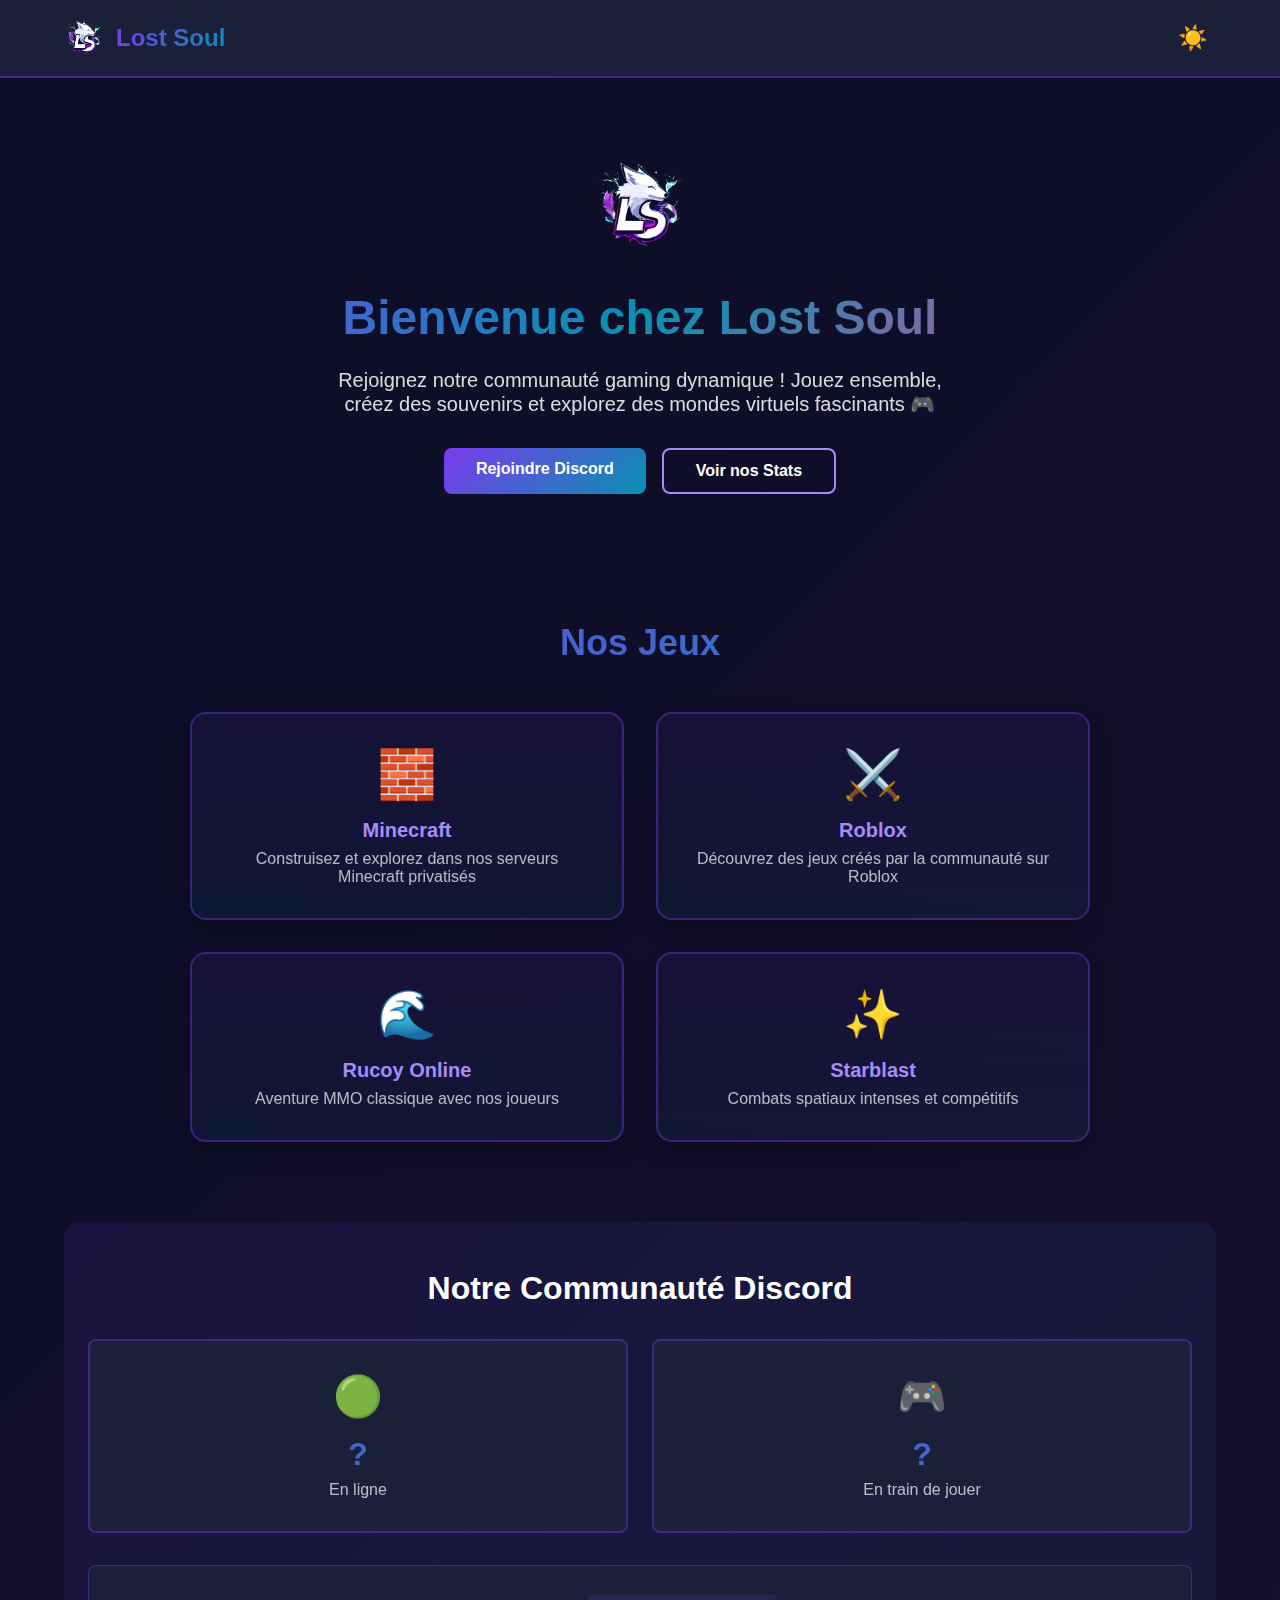
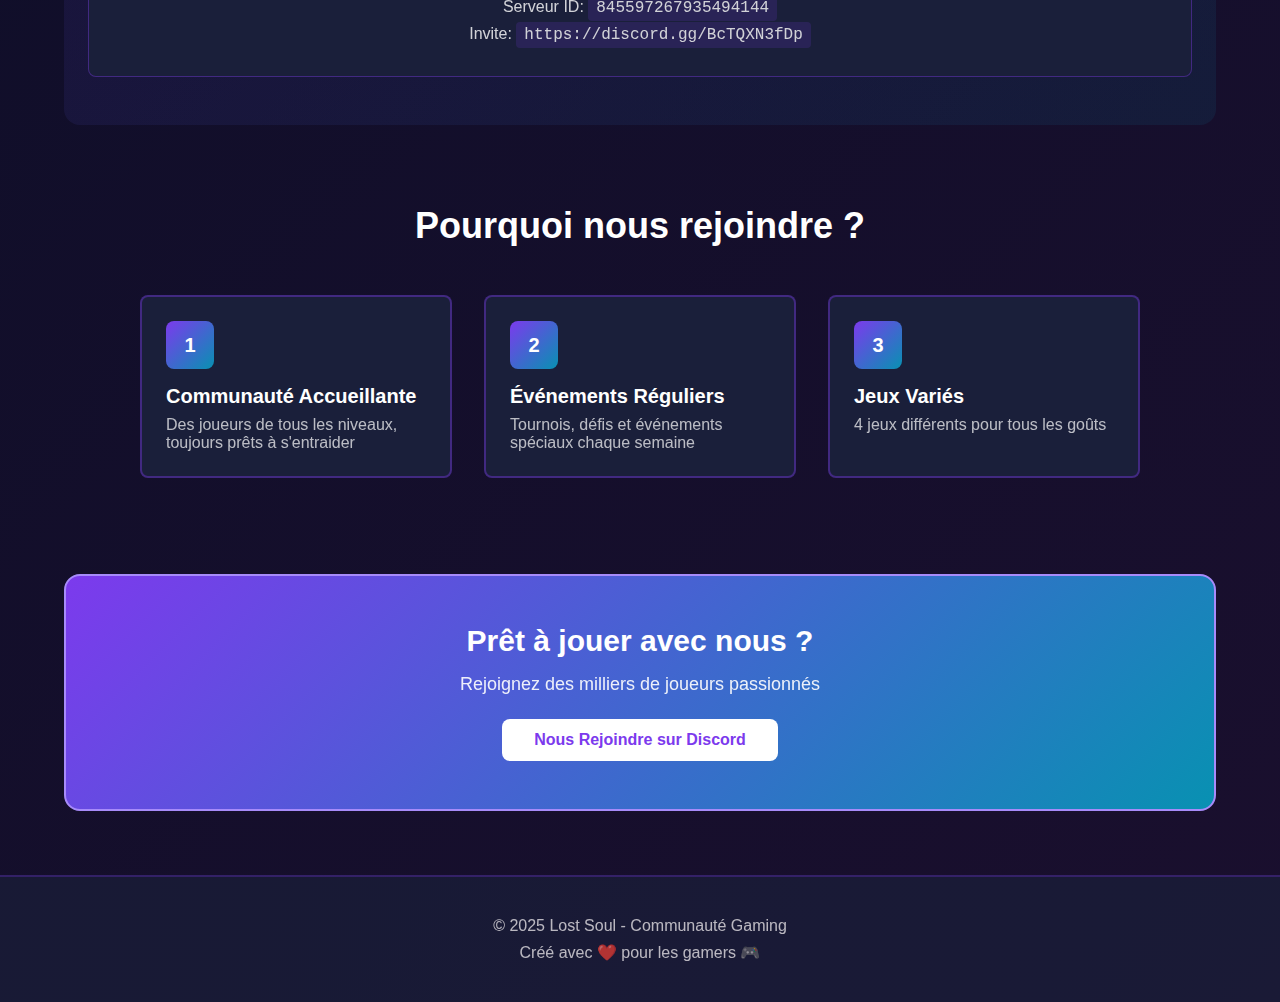
<file: index.html>
<!DOCTYPE html>
<html lang="fr">
<head>
    <meta charset="UTF-8">
    <meta name="viewport" content="width=device-width, initial-scale=1.0">
    <title>Lost Soul - Communauté Gaming</title>
    <link rel="stylesheet" href="css/style.css">
</head>
<body>
    <!-- Navigation -->
    <nav class="navbar">
        <div class="navbar-container">
            <div class="navbar-logo">
                <img src="img/logo.png" alt="Lost Soul Logo" class="logo-img">
                <h1>Lost Soul</h1>
            </div>
            <button class="theme-toggle" id="themeToggle">
                <span id="themeIcon">☀️</span>
            </button>
        </div>
    </nav>

    <!-- Content -->
    <main class="container">
        <!-- Hero Section -->
        <section class="hero">
            <img src="img/logo.png" alt="Lost Soul Logo" class="hero-logo">
            <h1 class="hero-title">Bienvenue chez Lost Soul</h1>
            <p class="hero-subtitle">Rejoignez notre communauté gaming dynamique ! Jouez ensemble, créez des souvenirs et explorez des mondes virtuels fascinants 🎮</p>
            <div class="hero-buttons">
                <a href="https://discord.gg/BcTQXN3fDp" target="_blank" class="btn btn-primary">Rejoindre Discord</a>
                <button class="btn btn-secondary" id="statsBtn">Voir nos Stats</button>
            </div>
        </section>

        <!-- Games Section -->
        <section class="games">
            <h2>Nos Jeux</h2>
            <div class="games-grid">
                <div class="game-card">
                    <div class="game-icon">🧱</div>
                    <h3>Minecraft</h3>
                    <p>Construisez et explorez dans nos serveurs Minecraft privatisés</p>
                </div>
                <div class="game-card">
                    <div class="game-icon">⚔️</div>
                    <h3>Roblox</h3>
                    <p>Découvrez des jeux créés par la communauté sur Roblox</p>
                </div>
                <div class="game-card">
                    <div class="game-icon">🌊</div>
                    <h3>Rucoy Online</h3>
                    <p>Aventure MMO classique avec nos joueurs</p>
                </div>
                <div class="game-card">
                    <div class="game-icon">✨</div>
                    <h3>Starblast</h3>
                    <p>Combats spatiaux intenses et compétitifs</p>
                </div>
            </div>
        </section>

        <!-- Discord Stats Section -->
        <section class="discord-stats">
            <h2>Notre Communauté Discord</h2>
            <div class="stats-grid">
                <div class="stat-card">
                    <div class="stat-emoji">🟢</div>
                    <div class="stat-value" id="onlineCount">-</div>
                    <div class="stat-label">En ligne</div>
                </div>
                <div class="stat-card">
                    <div class="stat-emoji">🎮</div>
                    <div class="stat-value" id="playingCount">-</div>
                    <div class="stat-label">En train de jouer</div>
                </div>
            </div>
            <div class="discord-info">
                <p>Serveur ID: <code>845597267935494144</code></p>
                <p>Invite: <code>https://discord.gg/BcTQXN3fDp</code></p>
            </div>
        </section>

        <!-- Community Features -->
        <section class="features">
            <h2>Pourquoi nous rejoindre ?</h2>
            <div class="features-grid">
                <div class="feature-card">
                    <div class="feature-number">1</div>
                    <h3>Communauté Accueillante</h3>
                    <p>Des joueurs de tous les niveaux, toujours prêts à s'entraider</p>
                </div>
                <div class="feature-card">
                    <div class="feature-number">2</div>
                    <h3>Événements Réguliers</h3>
                    <p>Tournois, défis et événements spéciaux chaque semaine</p>
                </div>
                <div class="feature-card">
                    <div class="feature-number">3</div>
                    <h3>Jeux Variés</h3>
                    <p>4 jeux différents pour tous les goûts</p>
                </div>
            </div>
        </section>

        <!-- Call to Action -->
        <section class="cta">
            <h2>Prêt à jouer avec nous ?</h2>
            <p>Rejoignez des milliers de joueurs passionnés</p>
            <a href="https://discord.gg/BcTQXN3fDp" target="_blank" class="btn btn-cta">Nous Rejoindre sur Discord</a>
        </section>
    </main>

    <!-- Footer -->
    <footer class="footer">
        <p>© 2025 Lost Soul - Communauté Gaming</p>
        <p>Créé avec ❤️ pour les gamers 🎮</p>
    </footer>

    <script src="js/index.js"></script>
</body>
</html>
</file>
<file: css/style.css>
* {
    margin: 0;
    padding: 0;
    box-sizing: border-box;
}

:root {
    --primary-color: #7c3aed;
    --primary-dark: #6d28d9;
    --primary-light: #a78bfa;
    --secondary-color: #0891b2;
    --accent-color: #ec4899;
    --bg-dark: #0a0e27;
    --bg-dark-secondary: #1a1f3a;
    --bg-light: #ffffff;
    --bg-light-secondary: #f8fafc;
    --text-dark: #ffffff;
    --text-light: #0f172a;
    --border-color: rgba(124, 58, 237, 0.4);
}

body.light-mode {
    --bg-dark: #ffffff;
    --bg-dark-secondary: #f1f5f9;
    --text-dark: #0f172a;
    --border-color: rgba(124, 58, 237, 0.3);
}

body {
    font-family: 'Segoe UI', Tahoma, Geneva, Verdana, sans-serif;
    background: linear-gradient(135deg, var(--bg-dark) 0%, #1a0f2e 100%);
    color: var(--text-dark);
    transition: background 0.3s, color 0.3s;
}

/* Navigation */
.navbar {
    background-color: var(--bg-dark-secondary);
    border-bottom: 2px solid var(--border-color);
    position: sticky;
    top: 0;
    z-index: 50;
    backdrop-filter: blur(10px);
}

.navbar-container {
    max-width: 1200px;
    margin: 0 auto;
    padding: 1rem 1.5rem;
    display: flex;
    justify-content: space-between;
    align-items: center;
}

.navbar-logo {
    display: flex;
    align-items: center;
    gap: 0.75rem;
}

.logo-img {
    width: 2.5rem;
    height: 2.5rem;
    object-fit: contain;
}

.navbar-logo h1 {
    font-size: 1.5rem;
    font-weight: bold;
    background: linear-gradient(135deg, #7c3aed, #0891b2);
    -webkit-background-clip: text;
    -webkit-text-fill-color: transparent;
    background-clip: text;
}

.theme-toggle {
    background: none;
    border: none;
    font-size: 1.5rem;
    cursor: pointer;
    padding: 0.5rem;
    border-radius: 0.5rem;
    transition: background-color 0.3s;
}

.theme-toggle:hover {
    background-color: rgba(124, 58, 237, 0.2);
}

/* Main Container */
.container {
    max-width: 1200px;
    margin: 0 auto;
}

/* Hero Section */
.hero {
    text-align: center;
    padding: 5rem 1.5rem;
}

.hero-logo {
    width: 6rem;
    height: 6rem;
    object-fit: contain;
    margin-bottom: 2rem;
}

.hero-title {
    font-size: 3rem;
    font-weight: bold;
    margin-bottom: 1.5rem;
    background: linear-gradient(135deg, #7c3aed, #0891b2, #ec4899);
    -webkit-background-clip: text;
    -webkit-text-fill-color: transparent;
    background-clip: text;
}

.hero-subtitle {
    font-size: 1.25rem;
    opacity: 0.85;
    max-width: 40rem;
    margin: 0 auto 2rem;
}

.hero-buttons {
    display: flex;
    gap: 1rem;
    justify-content: center;
    flex-wrap: wrap;
}

/* Buttons */
.btn {
    padding: 0.75rem 2rem;
    border-radius: 0.5rem;
    font-weight: 600;
    border: none;
    cursor: pointer;
    transition: transform 0.3s, filter 0.3s;
    text-decoration: none;
    display: inline-block;
    font-size: 1rem;
}

.btn:hover {
    transform: scale(1.05);
}

.btn-primary {
    background: linear-gradient(135deg, #7c3aed, #0891b2);
    color: white;
}

.btn-primary:hover {
    filter: brightness(1.1);
}

.btn-secondary {
    border: 2px solid var(--primary-light);
    background: transparent;
    color: var(--text-dark);
}

body.light-mode .btn-secondary:hover {
    background-color: rgba(167, 139, 250, 0.2);
}

body:not(.light-mode) .btn-secondary:hover {
    background-color: rgba(167, 139, 250, 0.3);
}

/* Games Section */
.games {
    padding: 3rem 1.5rem;
}

.games h2 {
    font-size: 2.25rem;
    font-weight: bold;
    text-align: center;
    margin-bottom: 3rem;
    background: linear-gradient(135deg, #7c3aed, #0891b2);
    -webkit-background-clip: text;
    -webkit-text-fill-color: transparent;
    background-clip: text;
}

.games-grid {
    display: grid;
    grid-template-columns: repeat(2, minmax(250px, 1fr));
    gap: 2rem;
    max-width: 900px;
    margin: 0 auto;
}

.game-card {
    background: linear-gradient(180deg, rgba(124, 58, 237, 0.08), rgba(8, 145, 178, 0.08));
    border: 2px solid var(--border-color);
    padding: 2rem;
    border-radius: 1rem;
    text-align: center;
    box-shadow: 0 10px 20px rgba(0, 0, 0, 0.25);
    transition: transform 0.3s, border-color 0.3s, box-shadow 0.3s;
}

.game-card:hover {
    transform: translateY(-6px);
    border-color: var(--accent-color);
    box-shadow: 0 16px 28px rgba(0, 0, 0, 0.35);
}

.game-icon {
    font-size: 3rem;
    margin-bottom: 1rem;
}

.game-card h3 {
    font-size: 1.25rem;
    margin-bottom: 0.5rem;
    color: var(--primary-light);
}

.game-card p {
    opacity: 0.7;
}

/* Discord Stats Section */
.discord-stats {
    padding: 3rem 1.5rem;
    background: linear-gradient(135deg, rgba(124, 58, 237, 0.1) 0%, rgba(8, 145, 178, 0.1) 100%);
    border-radius: 1rem;
    margin: 2rem 1.5rem;
}

.discord-stats h2 {
    font-size: 2rem;
    text-align: center;
    margin-bottom: 2rem;
}

.stats-grid {
    display: grid;
    grid-template-columns: repeat(auto-fit, minmax(250px, 1fr));
    gap: 1.5rem;
    margin-bottom: 2rem;
}

.stat-card {
    background-color: var(--bg-dark-secondary);
    border: 2px solid var(--border-color);
    padding: 2rem;
    border-radius: 0.5rem;
    text-align: center;
    backdrop-filter: blur(10px);
    transition: transform 0.3s;
}

.stat-card:hover {
    transform: scale(1.05);
}

.stat-emoji {
    font-size: 2.5rem;
    margin-bottom: 1rem;
}

.stat-value {
    font-size: 2rem;
    font-weight: bold;
    background: linear-gradient(135deg, #7c3aed, #0891b2);
    -webkit-background-clip: text;
    -webkit-text-fill-color: transparent;
    background-clip: text;
    margin-bottom: 0.5rem;
}

.stat-label {
    opacity: 0.7;
}

.discord-info {
    text-align: center;
    padding: 1.5rem;
    background-color: var(--bg-dark-secondary);
    border-radius: 0.5rem;
    border: 1px solid var(--border-color);
}

.discord-info p {
    margin: 0.5rem 0;
    opacity: 0.8;
}

.discord-info code {
    background-color: rgba(124, 58, 237, 0.2);
    padding: 0.25rem 0.5rem;
    border-radius: 0.25rem;
    font-family: 'Courier New', monospace;
}

/* Features Section */
.features {
    padding: 3rem 1.5rem;
}

.features h2 {
    font-size: 2.25rem;
    font-weight: bold;
    text-align: center;
    margin-bottom: 3rem;
}

.features-grid {
    display: grid;
    grid-template-columns: repeat(auto-fit, minmax(300px, 1fr));
    gap: 2rem;
    max-width: 1000px;
    margin: 0 auto;
}

.feature-card {
    background-color: var(--bg-dark-secondary);
    border: 2px solid var(--border-color);
    padding: 1.5rem;
    border-radius: 0.5rem;
    transition: transform 0.3s, background-color 0.3s;
}

.feature-card:hover {
    transform: scale(1.05);
    background-color: rgba(124, 58, 237, 0.1);
}

.feature-number {
    width: 3rem;
    height: 3rem;
    background: linear-gradient(135deg, #7c3aed, #0891b2);
    border-radius: 0.5rem;
    display: flex;
    align-items: center;
    justify-content: center;
    color: white;
    font-weight: bold;
    font-size: 1.25rem;
    margin-bottom: 1rem;
}

.feature-card h3 {
    font-size: 1.25rem;
    font-weight: bold;
    margin-bottom: 0.5rem;
}

.feature-card p {
    opacity: 0.7;
}

/* CTA Section */
.cta {
    margin: 3rem 1.5rem;
    padding: 3rem;
    border-radius: 1rem;
    background: linear-gradient(135deg, #7c3aed, #0891b2);
    color: white;
    text-align: center;
    border: 2px solid var(--primary-light);
}

.cta h2 {
    font-size: 1.875rem;
    font-weight: bold;
    margin-bottom: 1rem;
}

.cta p {
    font-size: 1.125rem;
    opacity: 0.9;
    margin-bottom: 1.5rem;
}

.btn-cta {
    background-color: white;
    color: #7c3aed;
}

.btn-cta:hover {
    background-color: rgba(255, 255, 255, 0.9);
}

/* Footer */
.footer {
    background-color: var(--bg-dark-secondary);
    border-top: 2px solid var(--border-color);
    margin-top: 4rem;
    padding: 2rem 1.5rem;
    text-align: center;
    opacity: 0.7;
}

.footer p {
    margin: 0.5rem 0;
}

/* Responsive */
@media (max-width: 768px) {
    .hero-title {
        font-size: 2rem;
    }

    .hero-subtitle {
        font-size: 1rem;
    }

    .games h2 {
        font-size: 1.875rem;
    }

    .features h2 {
        font-size: 1.875rem;
    }

    .cta h2 {
        font-size: 1.5rem;
    }

    .cta p {
        font-size: 1rem;
    }
}
</file>
